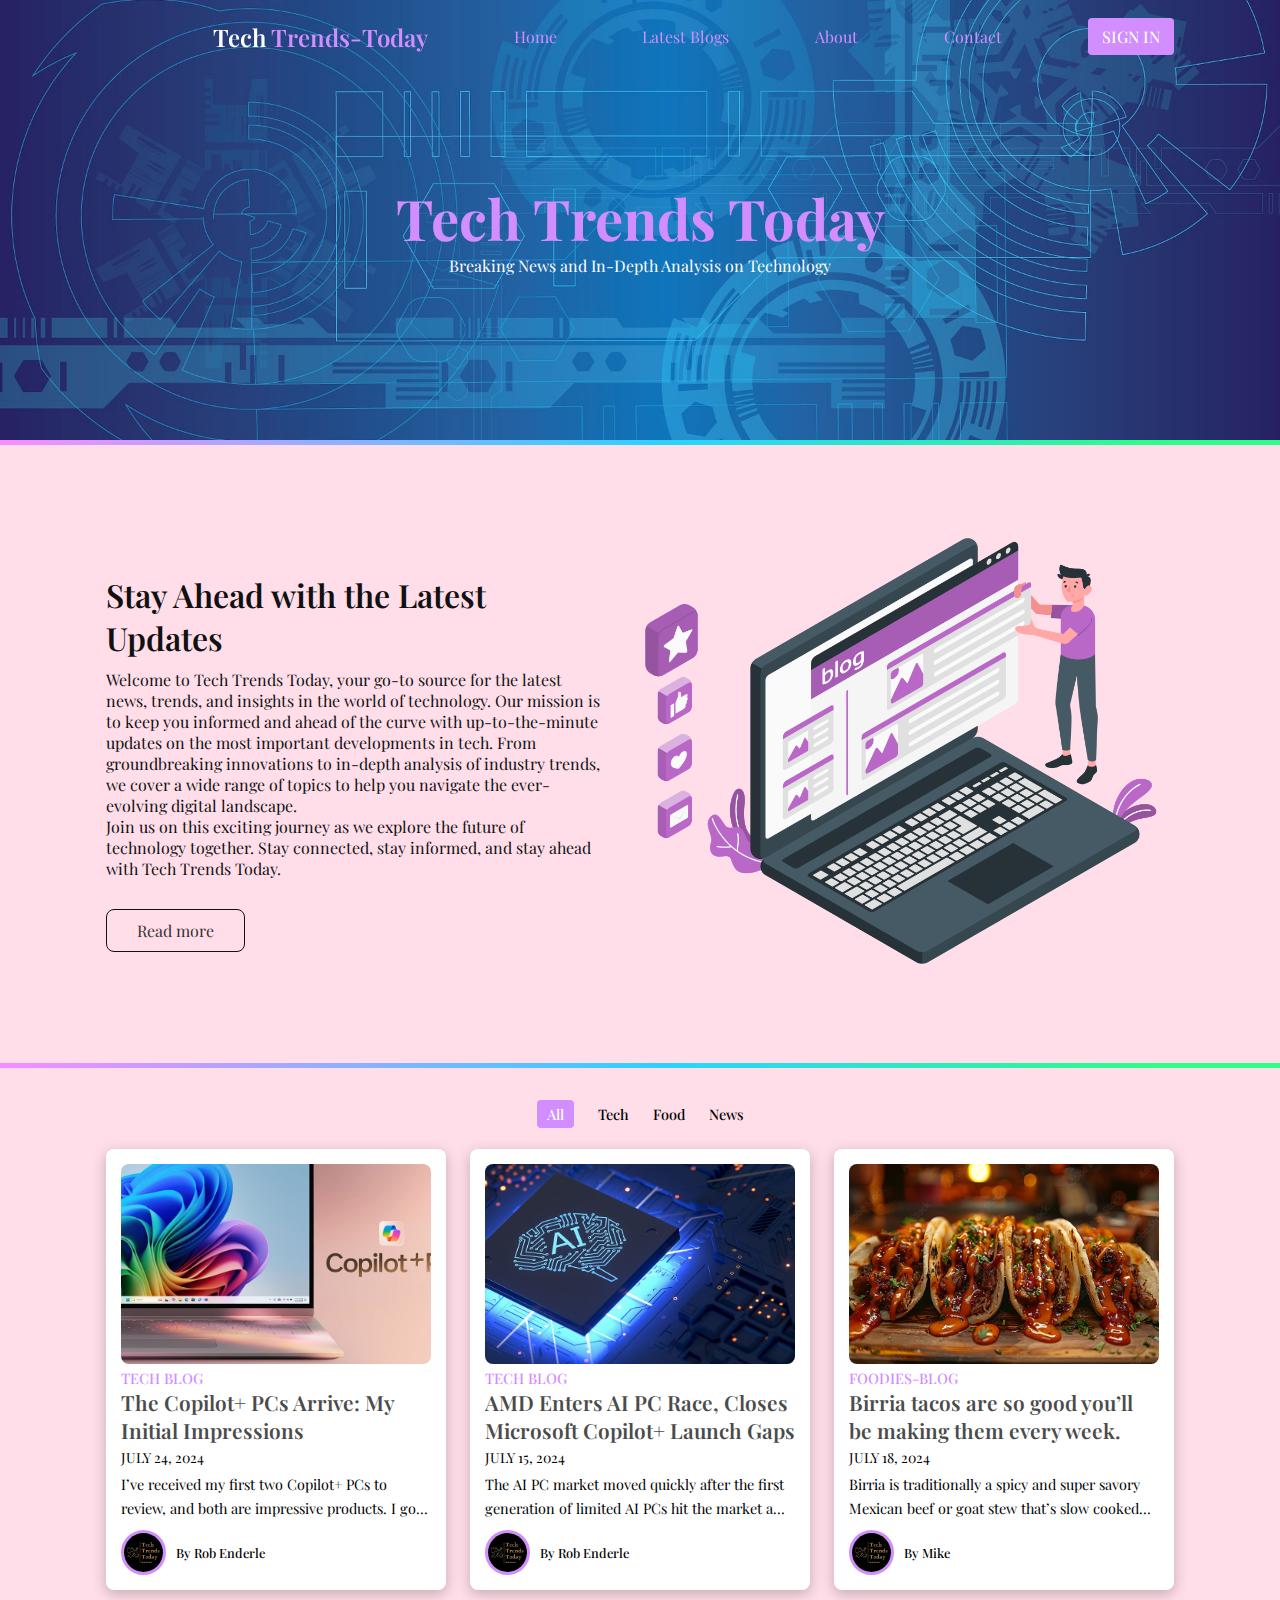
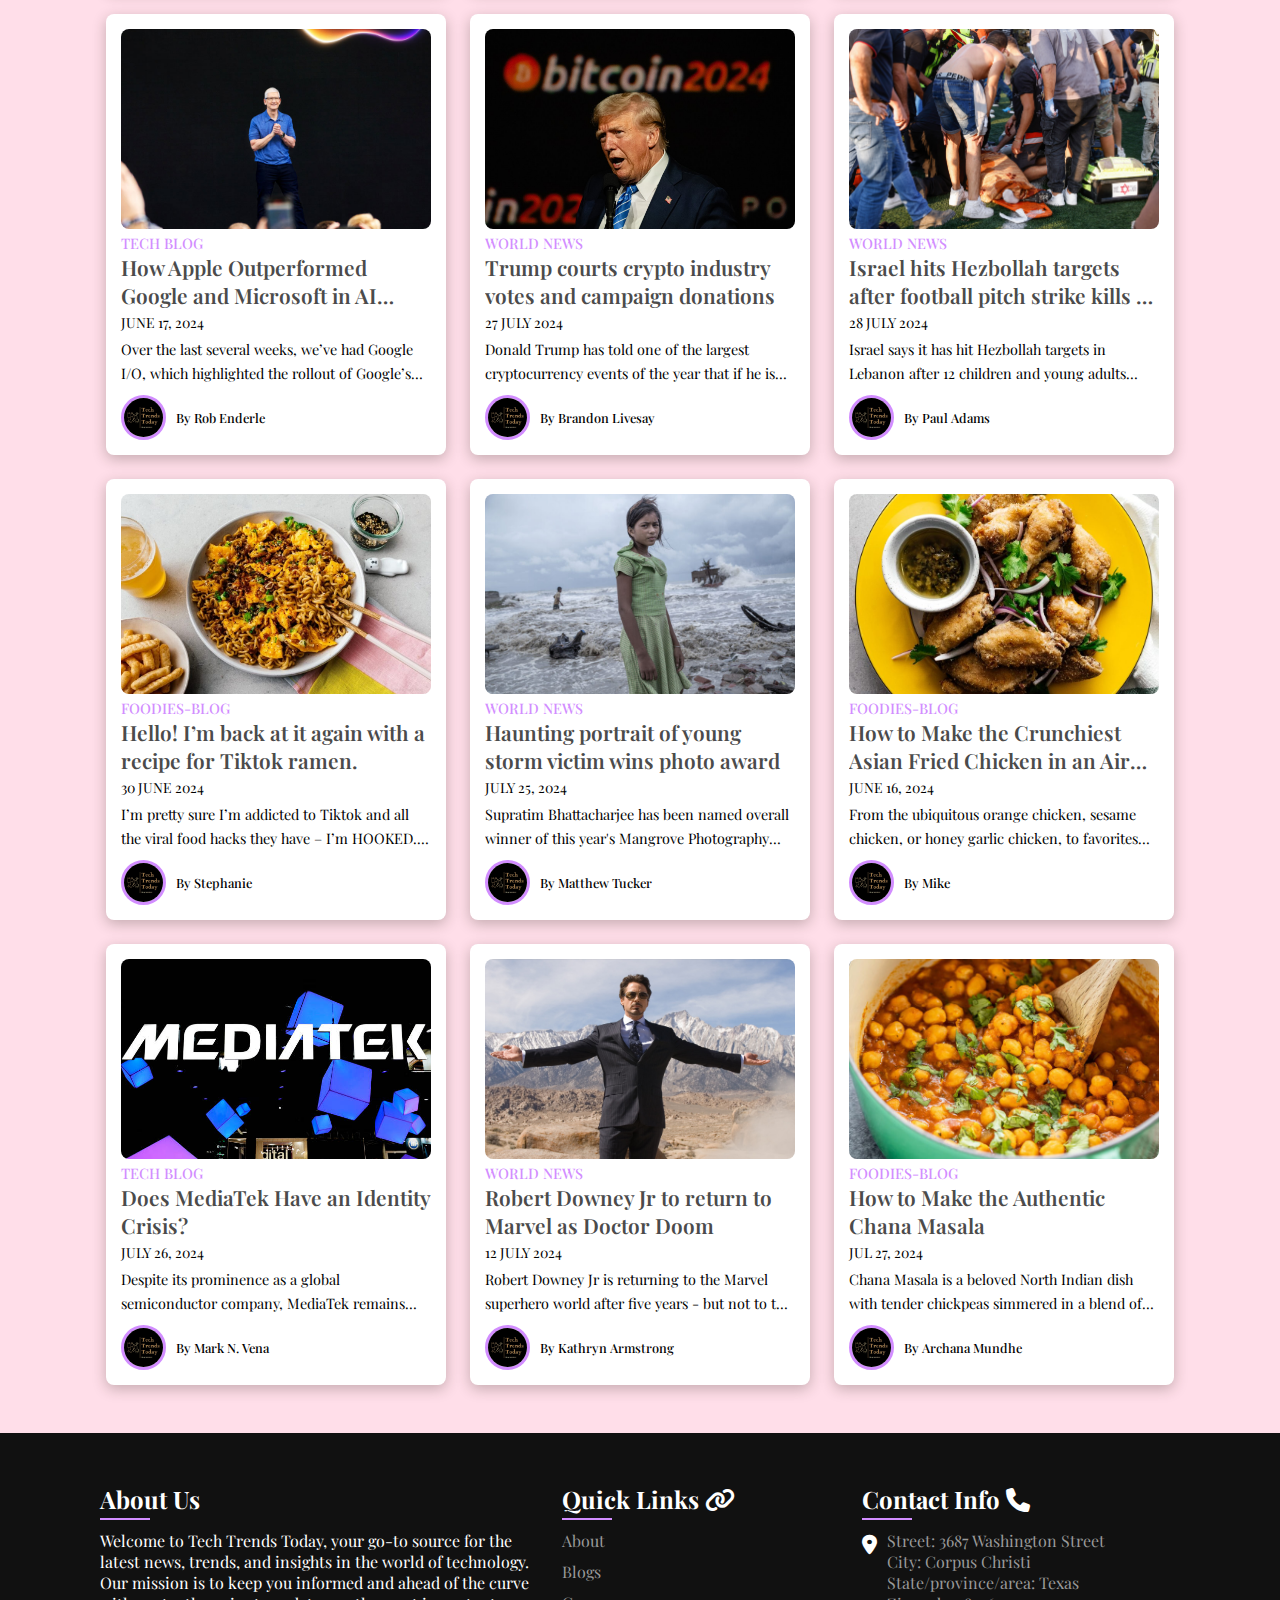
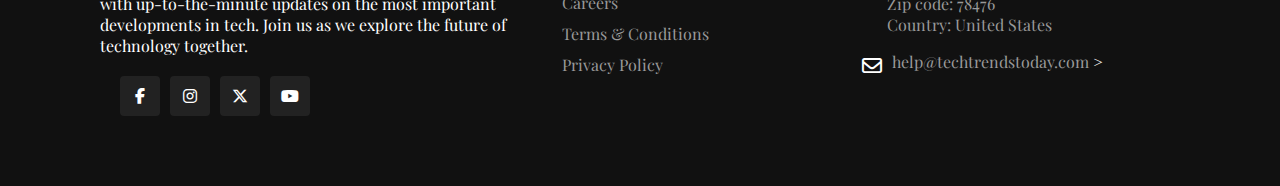
<file: index.html>
<!DOCTYPE html>
<html lang="en">
  <head>
    <meta charset="UTF-8" />
    <meta http-equiv="X-UA-Compatible" content="IE=edge" />
    <meta name="viewport" content="width=device-width, initial-scale=1.0" />

    <!-- Title -->

    <title>Tech Trends Today</title>

    <!-- font-awesome -->

    <link
      rel="stylesheet"
      href="https://cdnjs.cloudflare.com/ajax/libs/font-awesome/6.6.0/css/all.min.css"
    />

    <!-- favicon -->

    <link rel="shortcut icon" href="/images/favicon.svg" type="image/svg+xml" />

    <!-- style.css -->

    <link rel="stylesheet" href="style.css" />
  </head>
  <body>
    <header>
      <div class="nav container">
        <i class="fas fa-bars menu"></i>
        <a href="#" class="logo">Tech <span>Trends-Today</span></a>

        <a class="nav-links" href="#home">Home</a>
        <a class="nav-links" href="#post">Latest Blogs</a>
        <a class="nav-links" href="#about">About</a>
        <a class="nav-links" href="#footer">Contact</a>

        <a href="/log-in/index.html" class="login">Sign In</a>
      </div>
    </header>

    <section class="home" id="home">
      <div class="home-text container">
        <h2 class="home-title">Tech Trends Today</h2>
        <span class="home-subtitle"
          >Breaking News and In-Depth Analysis on Technology</span
        >
      </div>
    </section>

    <div class="gradient"></div>

    <section class="about container" id="about">
      <div class="contentBx">
        <h2 class="titleText">Stay Ahead with the Latest Updates</h2>
        <p class="title-text">
          Welcome to Tech Trends Today, your go-to source for the latest news,
          trends, and insights in the world of technology. Our mission is to
          keep you informed and ahead of the curve with up-to-the-minute updates
          on the most important developments in tech. From groundbreaking
          innovations to in-depth analysis of industry trends, we cover a wide
          range of topics to help you navigate the ever-evolving digital
          landscape.
          <br />
          Join us on this exciting journey as we explore the future of
          technology together. Stay connected, stay informed, and stay ahead
          with Tech Trends Today.
        </p>
        <a href="#" class="btn2">Read more</a>
      </div>
      <div class="imgBx">
        <img src="images/about.png" alt="" class="fitBg" loading="lazy"/>
      </div>
    </section>

    <div class="gradient"></div>

    <div class="post-filter container">
      <span class="filter-item active-filter" data-filter="all">All</span>
      <span class="filter-item" data-filter="tech">Tech</span>
      <span class="filter-item" data-filter="food">Food</span>
      <span class="filter-item" data-filter="news">News</span>
    </div>

    <div id="post" class="post container">
      <!-- Post 1 -->

      <div class="post-box tech">
        <a
          href="https://www.technewsworld.com/story/the-copilot-pcs-arrive-my-initial-impressions-179245.html"
        >
          <img src="images/CopilotPC.jpg" alt="" class="post-img" />
        </a>
        <h2 class="category">Tech Blog</h2>
        <a
          href="https://www.technewsworld.com/story/the-copilot-pcs-arrive-my-initial-impressions-179245.html"
          class="post-title"
          >The Copilot+ PCs Arrive: My Initial Impressions</a
        >
        <span class="post-date">July 24, 2024</span>
        <p class="post-description">
          I’ve received my first two Copilot+ PCs to review, and both are
          impressive products. I got a gorgeous HP EliteBook Ultra 14 and the
          Microsoft Surface Laptop, 7th Edition, both of which have just started
          shipping.
        </p>
        <div class="profile">
          <img src="images/logo.jfif" alt="" class="profile-img" />
          <span class="profile-name">By Rob Enderle</span>
        </div>
      </div>

      <!-- Post 2 -->

      <div class="post-box tech">
        <a
          href="https://www.technewsworld.com/story/amd-enters-ai-pc-race-closes-microsoft-copilot-launch-gaps-179271.html"
        >
          <img src="images/AI-chip.jpg" alt="" class="post-img" />
        </a>
        <h2 class="category">Tech Blog</h2>
        <a
          href="https://www.technewsworld.com/story/amd-enters-ai-pc-race-closes-microsoft-copilot-launch-gaps-179271.html"
          class="post-title"
          >AMD Enters AI PC Race, Closes Microsoft Copilot+ Launch Gaps</a
        >
        <span class="post-date">July 15, 2024</span>
        <p class="post-description">
          The AI PC market moved quickly after the first generation of limited
          AI PCs hit the market a few months ago.
        </p>
        <div class="profile">
          <img src="images/logo.jfif" alt="" class="profile-img" />
          <span class="profile-name">By Rob Enderle</span>
        </div>
      </div>

      <!-- Post 3 -->

      <div class="post-box food">
        <a href="https://iamafoodblog.com/birria-tacos-recipe/">
          <img src="images/Birria Tacos.jpg" alt="" class="post-img" />
        </a>
        <h2 class="category">Foodies-Blog</h2>
        <a
          href="https://iamafoodblog.com/birria-tacos-recipe/"
          class="post-title"
          >Birria tacos are so good you’ll be making them every week.</a
        >
        <span class="post-date">July 18, 2024</span>
        <p class="post-description">
          Birria is traditionally a spicy and super savory Mexican beef or goat
          stew that’s slow cooked until the meat is tender and fall-apart juicy
          and delicious. Someone had the amazing idea to stuff this meaty
          goodness into a taco shell, and then dip the whole thing into the stew
          and fry it up. These birria tacos blew up after that, and the rest is
          history.
        </p>
        <div class="profile">
          <img src="images/logo.jfif" alt="" class="profile-img" />
          <span class="profile-name">By Mike</span>
        </div>
      </div>

      <!-- Post 4 -->

      <div class="post-box tech">
        <a
          href="https://www.technewsworld.com/story/how-apple-outperformed-google-and-microsoft-in-ai-rollout-179239.html"
        >
          <img src="images/Tim-Cook.jpg" alt="" class="post-img" />
        </a>
        <h2 class="category">Tech Blog</h2>
        <a
          href="https://www.technewsworld.com/story/how-apple-outperformed-google-and-microsoft-in-ai-rollout-179239.html"
          class="post-title"
          >How Apple Outperformed Google and Microsoft in AI Rollout</a
        >
        <span class="post-date">June 17, 2024</span>
        <p class="post-description">
          Over the last several weeks, we’ve had Google I/O, which highlighted
          the rollout of Google’s Gemini AI engine for smartphones; Microsoft
          Build, which focused on its Copilot+ rollout for PCs; and Apple’s
          WWDC24 video, which showcased the rollout of AI on both PCs and
          smartphones.
        </p>
        <div class="profile">
          <img src="images/logo.jfif" alt="" class="profile-img" />
          <span class="profile-name">By Rob Enderle</span>
        </div>
      </div>

      <!-- Post 5 -->

      <div class="post-box news">
        <a href="https://www.bbc.com/news/articles/cne4n2xdylvo">
          <img src="images/donald-trump.jpg" alt="" class="post-img" />
        </a>
        <h2 class="category">World News</h2>
        <a
          href="https://www.bbc.com/news/articles/cne4n2xdylvo"
          class="post-title"
          >Trump courts crypto industry votes and campaign donations</a
        >
        <span class="post-date">27 July 2024</span>
        <p class="post-description">
          Donald Trump has told one of the largest cryptocurrency events of the
          year that if he is re-elected president he will fire the chairperson
          of the US Securities and Exchange Commission (SEC) on the first day.
        </p>
        <div class="profile">
          <img src="images/logo.jfif" alt="" class="profile-img" />
          <span class="profile-name">By Brandon Livesay</span>
        </div>
      </div>

      <!-- Post 6 -->

      <div class="post-box news">
        <a href="https://www.bbc.com/news/articles/c29dydz84ngo">
          <img src="images/Israel.jpg" alt="" class="post-img" />
        </a>
        <h2 class="category">World News</h2>
        <a
          href="https://www.bbc.com/news/articles/c29dydz84ngo"
          class="post-title"
          >Israel hits Hezbollah targets after football pitch strike kills 12
          young people</a
        >
        <span class="post-date">28 July 2024</span>
        <p class="post-description">
          Israel says it has hit Hezbollah targets in Lebanon after 12 children
          and young adults were killed in a rocket strike while playing football
          in the Israeli-occupied Golan Heights.
        </p>
        <div class="profile">
          <img src="images/logo.jfif" alt="" class="profile-img" />
          <span class="profile-name">By Paul Adams</span>
        </div>
      </div>

      <!-- Post 7 -->

      <div class="post-box food">
        <a href="https://iamafoodblog.com/tiktok-ramen/">
          <img src="images/tiktok-ramen.jpg" alt="" class="post-img" />
        </a>
        <h2 class="category">Foodies-Blog</h2>
        <a href="https://iamafoodblog.com/tiktok-ramen/" class="post-title"
          >Hello! I’m back at it again with a recipe for Tiktok ramen.</a
        >
        <span class="post-date">30 June 2024</span>
        <p class="post-description">
          I’m pretty sure I’m addicted to Tiktok and all the viral food hacks
          they have – I’m HOOKED. This Tiktok ramen was too easy to not try. I
          had all the ingredients in the pantry so it made for a quick and
          satisfying lunch. It was delicious!
        </p>
        <div class="profile">
          <img src="images/logo.jfif" alt="" class="profile-img" />
          <span class="profile-name">By Stephanie</span>
        </div>
      </div>

      <!-- Post 8 -->

      <div class="post-box news">
        <a href="https://www.bbc.com/news/articles/c3gd25gr0n3o">
          <img src="images/post-11.jpg" alt="" class="post-img" />
        </a>
        <h2 class="category">World News</h2>
        <a
          href="https://www.bbc.com/news/articles/c3gd25gr0n3o"
          class="post-title"
          >Haunting portrait of young storm victim wins photo award</a
        >
        <span class="post-date">july 25, 2024</span>
        <p class="post-description">
          Supratim Bhattacharjee has been named overall winner of this year's
          Mangrove Photography Awards for his image of a young girl in the
          aftermath of a devastating storm in Frazerganj, Sundarbans, India.
        </p>
        <div class="profile">
          <img src="images/logo.jfif" alt="" class="profile-img" />
          <span class="profile-name">By Matthew Tucker </span>
        </div>
      </div>

      <!-- Post 9 -->

      <div class="post-box food">
        <a
          href="https://iamafoodblog.com/how-to-make-the-crunchiest-asian-fried-chicken-in-an-air-fryer/"
        >
          <img src="images/vietnamese-fried-chicken.jpg" class="post-img" />
        </a>
        <h2 class="category">Foodies-Blog</h2>
        <a
          href="https://iamafoodblog.com/how-to-make-the-crunchiest-asian-fried-chicken-in-an-air-fryer/"
          class="post-title"
          >How to Make the Crunchiest Asian Fried Chicken in an Air Fryer</a
        >
        <span class="post-date">June 16, 2024</span>
        <p class="post-description">
          From the ubiquitous orange chicken, sesame chicken, or honey garlic
          chicken, to favorites like chicken karaage or taiwanese popcorn
          chicken, it’s clear that the world loves all the Asian fried chickens.
          And, believe it or not, along with being quick and easy, the air fryer
          is one of the best ways period to make any Asian fried chicken recipe.
        </p>
        <div class="profile">
          <img src="images/logo.jfif" alt="" class="profile-img" />
          <span class="profile-name">By Mike</span>
        </div>
      </div>

      <!-- post 10 -->

      <div class="post-box tech">
        <a
          href="https://www.technewsworld.com/story/does-mediatek-have-an-identity-crisis-179195.html"
        >
          <img src="images/MediaTek.jpg" alt="" class="post-img" />
        </a>
        <h2 class="category">Tech Blog</h2>
        <a
          href="https://www.technewsworld.com/story/does-mediatek-have-an-identity-crisis-179195.html"
          class="post-title"
          >Does MediaTek Have an Identity Crisis?</a
        >
        <span class="post-date">july 26, 2024</span>
        <p class="post-description">
          Despite its prominence as a global semiconductor company, MediaTek
          remains relatively unknown among consumers. While the company has
          quietly become a significant force in the semiconductor space, it does
          not possess a brand that rolls off the tongue of most consumers.
        </p>
        <div class="profile">
          <img src="images/logo.jfif" alt="" class="profile-img" />
          <span class="profile-name">By Mark N. Vena</span>
        </div>
      </div>

      <!-- post 11 -->

      <div class="post-box news">
        <a href="https://www.bbc.com/news/articles/ckrgd7eek09o">
          <img src="images/Robert-downey.jpg" alt="" class="post-img" />
        </a>
        <h2 class="category">World News</h2>
        <a
          href="https://www.bbc.com/news/articles/ckrgd7eek09o"
          class="post-title"
          >Robert Downey Jr to return to Marvel as Doctor Doom</a
        >
        <span class="post-date">12 july 2024</span>
        <p class="post-description">
          Robert Downey Jr is returning to the Marvel superhero world after five
          years - but not to the Iron Man role which launched the blockbuster
          franchise.
        </p>
        <div class="profile">
          <img src="images/logo.jfif" alt="" class="profile-img" />
          <span class="profile-name">By Kathryn Armstrong </span>
        </div>
      </div>

      <!-- post 12 -->

      <div class="post-box food">
        <a href="https://ministryofcurry.com/chana-masala/">
          <img src="images/Chana-Masala.jpg" alt="" class="post-img" />
        </a>
        <h2 class="category">Foodies-Blog</h2>
        <a href="https://ministryofcurry.com/chana-masala/" class="post-title"
          >How to Make the Authentic Chana Masala</a
        >
        <span class="post-date">Jul 27, 2024</span>
        <p class="post-description">
          Chana Masala is a beloved North Indian dish with tender chickpeas
          simmered in a blend of warming spices, lightly caramelized onions, and
          tangy tomato sauce. This restaurant-favorite is surprisingly easy to
          prepare at home—let me show you how!
        </p>
        <div class="profile">
          <img src="images/logo.jfif" alt="" class="profile-img" />
          <span class="profile-name">By Archana Mundhe</span>
        </div>
      </div>
    </div>

    <footer id="footer">
      <div class="footer-container">
        <div class="sec aboutus">
          <h2>About Us</h2>
          <p>
            Welcome to Tech Trends Today, your go-to source for the latest news,
            trends, and insights in the world of technology. Our mission is to
            keep you informed and ahead of the curve with up-to-the-minute
            updates on the most important developments in tech. Join us as we
            explore the future of technology together.
          </p>
          <ul class="sci">
            <li>
              <a href="#"><i class="fa-brands fa-facebook-f"></i></a>
            </li>
            <li>
              <a href="#"><i class="fa-brands fa-instagram"></i></a>
            </li>
            <li>
              <a href="#"><i class="fa-brands fa-x-twitter"></i></a>
            </li>
            <li>
              <a href="#"><i class="fa-brands fa-youtube"></i></a>
            </li>
          </ul>
        </div>
        <div class="sec quicklinks">
          <h2>Quick Links <i class="fa-solid fa-link"></i></h2>
          <ul>
            <li><a href="#">About</a></li>
            <li><a href="#">Blogs</a></li>
            <li><a href="#">Careers</a></li>
            <li><a href="#">Terms & Conditions</a></li>
            <li><a href="#">Privacy Policy</a></li>
          </ul>
        </div>
        <div class="sec contactBx">
          <h2>Contact Info <i class="fa-solid fa-phone"></i></h2>
          <ul class="info">
            <li>
              <span><i class="fa-solid fa-location-dot"></i></span>
              <span>
                Street: 3687 Washington Street <br />
                City: Corpus Christi <br />
                State/province/area: Texas <br />
                Zip code: 78476 <br />
                Country: United States
              </span>
            </li>
            <li>
              <span><i class="fa-regular fa-envelope"></i></span>
              <p class="mail">
                <a href="mailto:help@trendtechtoday.com"
                  >help@techtrendstoday.com</a
                >
                >
              </p>
            </li>
          </ul>
        </div>
      </div>
    </footer>

    <script
      src="https://cdnjs.cloudflare.com/ajax/libs/jquery/3.6.1/jquery.min.js"
      integrity="sha512-aVKKRRi/Q/YV+4mjoKBsE4x3H+BkegoM/em46NNlCqNTmUYADjBbeNefNxYV7giUp0VxICtqdrbqU7iVaeZNXA=="
      crossorigin="anonymous"
      referrerpolicy="no-referrer"
    ></script>

    <script src="script.js"></script>
  </body>
</html>
</file>
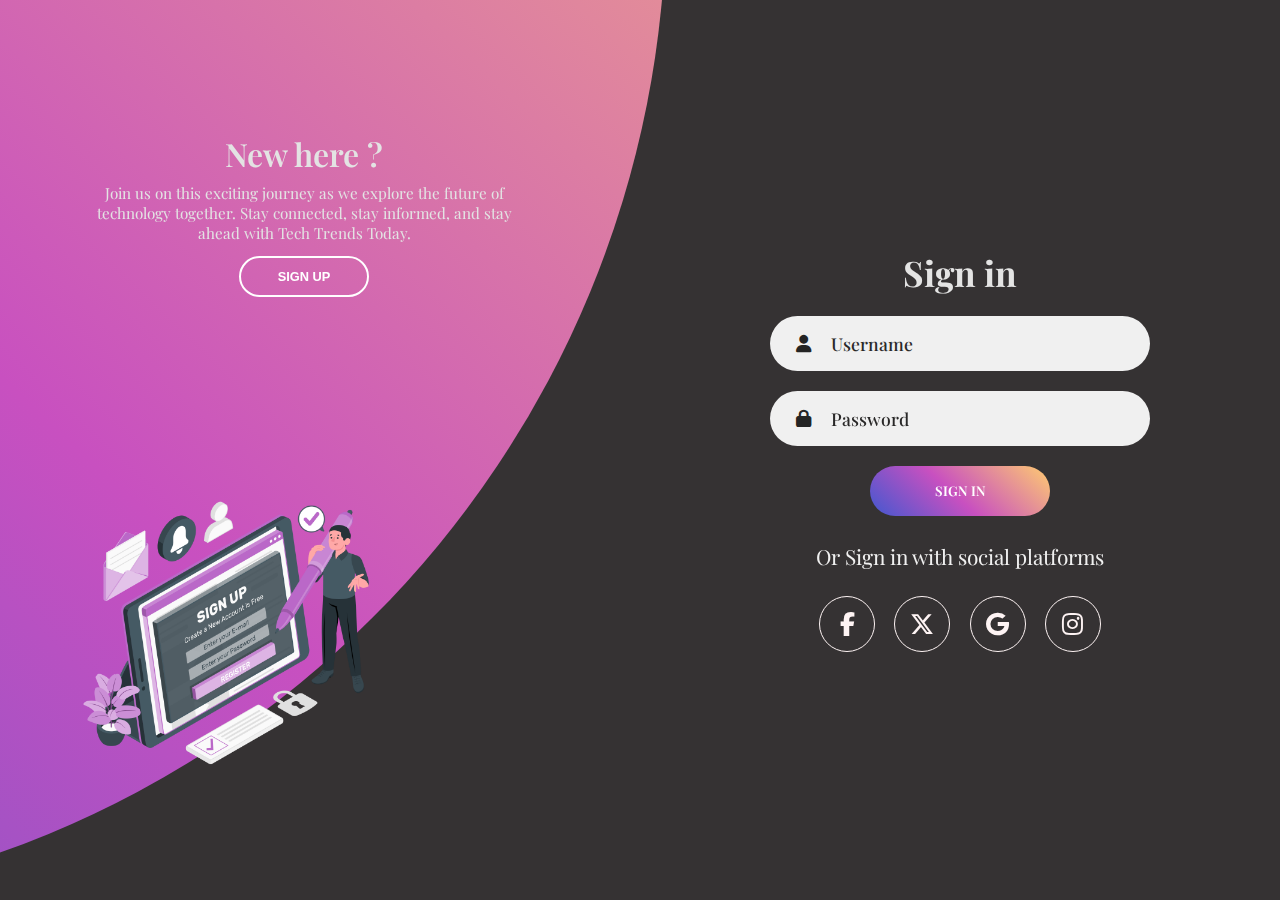
<file: log-in/index.html>
<!DOCTYPE html>
<html lang="en">
  <head>
    <meta charset="UTF-8" />
    <meta name="viewport" content="width=device-width, initial-scale=1.0" />
    <!-- Font Awesome -->
    <link
      rel="stylesheet"
      href="https://cdnjs.cloudflare.com/ajax/libs/font-awesome/6.5.1/css/all.min.css"
    />

    <!-- Favicon -->

    <link
      rel="shortcut icon"
      href="/images/fav-icon.svg"
      type="image/svg+xml"
    />

    <!-- CSS Stylesheet -->
    <link rel="stylesheet" href="style.css" />

    <!-- Title -->
    <title>Login Page</title>
  </head>
  <body>
    <div class="container" id="container">
      <div class="forms-container">
        <div class="sign-in-sign-up">
          <form action="#" class="sign-in-form">
            <h2 class="title">Sign in</h2>

            <div class="input-field">
              <i class="fas fa-user"></i>

              <input type="text" placeholder="Username" />
            </div>

            <div class="input-field">
              <i class="fas fa-lock"></i>
              <input type="password" placeholder="Password" />
            </div>

            <input type="submit" value="Sign in" class="btn solid" />

            <p class="social-text">Or Sign in with social platforms</p>

            <div class="social-media">
              <a href="#" class="social-icon icon-1">
                <i class="fab fa-facebook-f"></i>
              </a>

              <a href="#" class="social-icon icon-2">
                <i class="fa-brands fa-x-twitter"></i>
              </a>

              <a href="#" class="social-icon icon-3">
                <i class="fab fa-google"></i>
              </a>

              <a href="#" class="social-icon icon-4">
                <i class="fab fa-instagram"></i>
              </a>
            </div>
          </form>

          <form action="#" class="sign-up-form">
            <h2 class="title">Sign up</h2>

            <div class="input-field">
              <i class="fas fa-user"></i>
              <input type="text" placeholder="Username" />
            </div>

            <div class="input-field">
              <i class="fas fa-envelope"></i>
              <input type="email" placeholder="Email" />
            </div>

            <div class="input-field">
              <i class="fas fa-lock"></i>
              <input type="password" placeholder="Password" />
            </div>

            <input type="submit" class="btn" value="Sign up" />

            <p class="social-text">Or Sign up with social platforms</p>

            <div class="social-media">
              <a href="#" class="social-icon icon-1">
                <i class="fab fa-facebook-f"></i>
              </a>

              <a href="#" class="social-icon icon-2">
                <i class="fa-brands fa-x-twitter"></i>
              </a>

              <a href="#" class="social-icon icon-3">
                <i class="fab fa-google"></i>
              </a>

              <a href="#" class="social-icon icon-4">
                <i class="fab fa-instagram"></i>
              </a>
            </div>
          </form>
        </div>
      </div>

      <div class="panels-container">
        <div class="panel left-panel">
          <div class="content">
            <h3>New here ?</h3>

            <p>
              Join us on this exciting journey as we explore the future of
              technology together. Stay connected, stay informed, and stay ahead
              with Tech Trends Today.
            </p>

            <button class="btn transparent" id="sign-up-btn">Sign up</button>
          </div>
          <img src="/images/Sign-up.png" class="image img-1" alt="" loading="lazy"/>
        </div>

        <div class="panel right-panel">
          <div class="content">
            <h3>One of us ?</h3>

            <p>
              Lorem ipsum dolor sit amet consectetur adipisicing elit. Quae
              facilis odit sapiente voluptates est nulla consectetur
              exercitationem maxime veniam minima!
            </p>
            <button class="btn transparent" id="sign-in-btn">Sign in</button>
          </div>

          <img src="/images/Sign-in.png" class="image img-2" alt="" loading="lazy"/>
        </div>
      </div>
    </div>

    <script src="script.js"></script>
  </body>
</html>
</file>
<file: style.css>
@import url("https://fonts.googleapis.com/css2?family=Playfair+Display:ital,wght@0,400..900;1,400..900&display=swap");

* {
  font-family: "Playfair Display", serif;
  margin: 0;
  padding: 0;
  scroll-behavior: smooth;
  scroll-padding-top: 2rem;
  box-sizing: border-box;
}

/* root values */
:root {
  --container-color: #1a1e21;
  --second-color: #d28dff;
  --text-color: #121412;
  --bg-color: #ffffff;
}

::selection {
  color: var(--bg-color);
  background: var(--second-color);
}

body {
  background-color: #ffdee9;
}

a {
  text-decoration: none;
}

li {
  list-style: none;
}

img {
  width: 100%;
}

section {
  padding: 3rem 0 2rem;
}

.container {
  max-width: 1068px;
  margin: auto;
  width: 100%;
}

a {
  color: #fff;
}

.gradient {
  background-color: #fa8bff;
  background-image: linear-gradient(
    90deg,
    #fa8bff 0%,
    #2bd2ff 52%,
    #2bff88 90%
  );
  height: 5px;
}

/* Header */

header {
  position: fixed;
  top: 0;
  left: 0;
  width: 100%;
  z-index: 200;
}

header.shadow {
  background: var(--bg-color);
  box-shadow: 0 2.5px 5px rgba(37, 34, 34, 0.15);
  transition: 0.5s;
}

header.shadow .logo {
  color: var(--text-color);
}

.nav {
  display: flex;
  align-items: center;
  justify-content: space-between;
  padding: 18px 0;
}

.menu {
  font-size: 1.5rem;
  color: var(--second-color);
  visibility: hidden;
  cursor: pointer;
}

.nav-links {
  color: var(--second-color);
  transition: all 0.3s ease-in;
}

.nav-links:hover {
  color: #a67373;
  margin-bottom: 2.6px;
  text-decoration: underline;
}

.logo {
  font-size: 1.5rem;
  font-weight: 600;
  color: var(--bg-color);
}

.logo span {
  color: var(--second-color);
}

.login {
  padding: 8px 14px;
  text-transform: uppercase;
  font-weight: 500;
  border-radius: 4px;
  background: var(--second-color);
  color: var(--bg-color);
}

.login:hover {
  background: #f98bff85;
  color: var(--text-color);
  transition: 0.5s;
}

.home {
  width: 100%;
  min-height: 440px;
  background: url("images/cover.jpg");
  background-size: cover;
  background-position: center;
  display: grid;
  justify-content: center;
  align-items: center;
}

.home-text {
  color: var(--bg-color);
  text-align: center;
}

.home-title {
  font-size: 3.5rem;
  color: var(--second-color);
}

.home-subtitle {
  font-size: 1rem;
  font-weight: 400;
}

.about {
  position: relative;
  width: 100%;
  display: flex !important;
  justify-content: center;
  align-items: center;
}

.about .contentBx {
  max-width: 50%;
  width: 50%;
  text-align: left;
  padding-right: 40px;
}

.titleText {
  font-weight: 600;
  color: #111;
  font-size: 2rem;
  margin-bottom: 10px;
}

.title-text {
  color: #111;
  font-size: 1em;
}

.about .imgBx {
  position: relative;
  min-width: 50%;
  width: 50%;
  min-height: 400px;
}

.btn2 {
  position: relative;
  display: inline-block;
  margin-top: 30px;
  padding: 10px 30px;
  background: transparent;
  border: 1px solid #111;
  border-radius: 8px;
  color: #333;
  text-decoration: none;
  transition: all 0.3s ease-in-out;
}

.btn2:hover {
  background-color: var(--second-color);
  border: none;
  color: #fff;
}

.post-filter {
  display: flex;
  justify-content: center;
  align-items: center;
  column-gap: 1.5rem;
  margin-top: 2rem !important;
  margin-bottom: 1.3rem !important;
}

.filter-item {
  font-size: 0.9rem;
  font-weight: 500;
  cursor: pointer;
}

.active-filter {
  background: var(--second-color);
  color: var(--bg-color);
  padding: 4px 10px;
  border-radius: 4px;
}

.post {
  display: grid;
  grid-template-columns: repeat(auto-fit, minmax(280px, auto));
  justify-content: center;
  gap: 1.5rem;
}

.post-box {
  background: var(--bg-color);
  box-shadow: 0 4px 14px rgba(48, 40, 29, 0.28);
  padding: 15px;
  border-radius: 0.5rem;
  transition: transform 5s linear;
}

.post-box:hover .post-img {
  transform: scaleX(1.05);
  overflow-x: hidden;
}

.post-img {
  width: 100%;
  height: 200px;
  object-fit: cover;
  object-position: center;
  border-radius: 0.5rem;
}

.category {
  font-size: 0.9rem;
  font-weight: 500;
  text-transform: uppercase;
  color: var(--second-color);
}

.post-title {
  font-size: 1.3rem;
  font-weight: 600;
  color: #4b4b4b;
  display: -webkit-box;
  -webkit-line-clamp: 2;
  line-clamp: 2;
  -webkit-box-orient: vertical;
  overflow: hidden;
}

.post-title:hover {
  text-decoration: underline;
}

.post-date {
  display: flex;
  font-size: 0.875rem;
  text-transform: uppercase;
  margin-top: 4px;
  font-weight: 400;
}

.post-description {
  font-size: 0.9rem;
  line-height: 1.5rem;
  margin: 5px 0 10px;
  display: -webkit-box;
  -webkit-line-clamp: 2;
  line-clamp: 2;
  -webkit-box-orient: vertical;
  overflow: hidden;
}

.profile {
  display: flex;
  align-items: center;
  gap: 10px;
}

.profile-img {
  width: 45px;
  height: 45px;
  border-radius: 50%;
  object-fit: cover;
  object-position: center;
  border: 3px solid var(--second-color);
}

.profile-name {
  font-size: 0.8rem;
  font-weight: 500;
}

footer {
  position: relative;
  width: 100%;
  height: auto;
  padding: 50px 100px;
  margin-top: 3rem;
  background: #111;
  display: flex;
  font-family: sans-serif;
  justify-content: space-between;
}

.footer-container {
  display: flex;
  justify-content: space-between;
  flex-wrap: wrap;
  flex-direction: row;
}

.footer-container .sec {
  margin-right: 30px;
}

.footer-container .sec.aboutus {
  width: 40%;
}

.footer-container h2 {
  position: relative;
  color: #fff;
  margin-bottom: 15px;
}

.footer-container h2::before {
  content: "";
  position: absolute;
  bottom: -5px;
  left: 0;
  width: 50px;
  height: 2px;
  background: var(--second-color);
}

footer p {
  color: #fff;
}

.sci {
  margin: 20px;
  display: flex;
}

.sci li {
  list-style: none;
}

.sci li a {
  display: inline-block;
  width: 40px;
  height: 40px;
  background: #222;
  display: flex;
  justify-content: center;
  align-items: center;
  margin-right: 10px;
  text-decoration: none;
  border-radius: 4px;
  transition: 0.5s;
}

.sci li a:hover {
  background: #f98bffb3;
}

.sci i a .bx {
  color: #fff;
  font-size: 20px;
}

.quicklinks {
  position: relative;
  width: 25%;
}

.quicklinks ul li {
  list-style: none;
}

.quicklinks ul li a {
  color: #999;
  text-decoration: none;
  margin-bottom: 10px;
  display: inline-block;
  transition: 0.3s;
}

.quicklinks ul li a:hover {
  text-decoration: underline;
  color: var(--second-color);
}

.footer-container .contactBx {
  width: calc(35% - 60px);
  margin-right: 0 !important;
}

.contactBx .info {
  position: relative;
}

.contactBx .info li {
  display: flex !important;
  margin-bottom: 16px;
}

.contactBx .info li span:nth-child(1) {
  color: #fff;
  font-size: 20px;
  margin-right: 10px;
}

.contactBx .info li span {
  color: #999;
}

.contactBx .info li a {
  color: #999;
  text-decoration: none;
  transition: 0.5s;
}

.contactBx .info li a:hover {
  color: #fff;
}

.contactBx .info li .mail a:hover {
  color: var(--second-color);
}

@media (max-width: 1060px) {
  .container {
    margin: 0 auto;
    width: 95%;
  }

  .home-text {
    width: 100%;
  }
}

@media (max-width: 760px) {
  .logo {
    font-size: 0.7rem;
  }

  .menu {
    visibility: visible;
  }

  .login {
    font-size: 0.7rem;
  }

  .nav {
    padding: 10px 0;
  }

  .nav-links {
    visibility: hidden;
  }

  section {
    padding: 2rem 0 !important;
  }

  .header-content {
    margin-top: 3rem !important;
  }

  .home {
    min-height: 380px;
  }

  .home-title {
    font-size: 3rem;
  }

  .header-title {
    font-size: 2rem;
  }

  .header-img {
    height: 370px;
  }

  .about {
    flex-direction: column;
  }

  .about .contentBx {
    min-width: 100%;
    width: 100%;
    text-align: center;
    padding-right: 0px;
  }

  .about .contentBx,
  .about .imgBx {
    min-width: 100%;
    width: 100%;
    padding-right: 0px;
    text-align: center;
  }

  .about .imgBx {
    min-height: 250px;
  }

  .btn2 {
    margin-bottom: 30px;
  }

  .post-header {
    height: 435px;
  }

  .post-header {
    margin-top: 9rem !important;
  }
}

@media (max-width: 570px) {
  .logo {
    visibility: hidden;
  }

  .menu {
    visibility: visible;
  }

  .login {
    width: 80px;
  }

  .post-header {
    height: 390px;
  }

  .header-title {
    width: 100%;
  }

  .header-img {
    height: 340px;
  }
}

@media screen and (max-width: 430px) {
  .login {
    width: 90px;
  }
}

@media (max-width: 414px) {
  .login {
    width: 98px;
  }
}

@media (max-width: 396px) {
  .logo {
    visibility: hidden;
  }

  .menu {
    visibility: visible;
  }

  .login {
    width: 130px;
  }

  .home-title {
    font-size: 2rem;
  }

  .home-subtitle {
    font-size: 0.9rem;
  }

  .home {
    min-height: 300px;
  }

  .post-box {
    padding: 10px;
  }

  .header-title {
    font-size: 1.4rem;
  }

  .header-img {
    height: 240px;
  }

  .post-header {
    height: 335px;
  }

  .header-img {
    height: 340px;
  }
}

/* Footer Media Query */

@media (max-width: 991px) {
  footer {
    padding: 40px;
    font-size: 20px;
  }

  footer .footer-container {
    flex-direction: column;
  }

  footer .footer-container .sec {
    margin-right: 0;
    margin-bottom: 40px;
  }

  footer .footer-container .sec.aboutus {
    width: 100% !important;
  }

  footer .footer-container .quicklinks {
    width: 100%;
  }

  footer .footer-container .contactBx {
    width: 100%;
  }
}
</file>
<file: log-in/style.css>
@import url("https://fonts.googleapis.com/css2?family=Playfair+Display:ital,wght@0,400..900;1,400..900&display=swap");

* {
  margin: 0;
  padding: 0;
  box-sizing: border-box;
}

body,
input {
  font-family: "Playfair Display", serif;
}

.container {
  position: relative;
  width: 100%;
  background-color: #353233;
  min-height: 100vh;
  overflow: hidden;
}

.forms-container {
  position: absolute;
  width: 100%;
  height: 100%;
  top: 0;
  left: 0;
}

.sign-in-sign-up {
  position: absolute;
  top: 50%;
  transform: translate(-50%, -50%);
  left: 75%;
  width: 50%;
  transition: 1s 0.7s ease-in-out;
  display: grid;
  grid-template-columns: 1fr;
  z-index: 5;
}

form {
  display: flex;
  align-items: center;
  justify-content: center;
  flex-direction: column;
  padding: 0rem 5rem;
  transition: all 0.2s 0.7s;
  overflow: hidden;
  grid-column: 1 / 2;
  grid-row: 1 / 2;
}

form.sign-up-form {
  opacity: 0;
  z-index: 1;
}

form.sign-in-form {
  z-index: 2;
}

.title {
  font-size: 2.2rem;
  color: #e4e4e4;
  margin-bottom: 10px;
}

.input-field {
  max-width: 380px;
  width: 100%;
  background-color: #f0f0f0;
  margin: 10px 0;
  height: 55px;
  border-radius: 30px;
  display: grid;
  grid-template-columns: 15% 85%;
  padding: 0 0.4rem;
  position: relative;
}

.input-field i {
  text-align: center;
  line-height: 55px;
  color: #242424;
  transition: 0.5s;
  font-size: 1.1rem;
}

.input-field input {
  background: none;
  outline: none;
  border: none;
  line-height: 1;
  font-weight: 600;
  font-size: 1.1rem;
  color: #333;
}

.input-field input::placeholder {
  color: #292828;
  font-weight: 500;
}

.social-text {
  color: #f0f0f0;
  padding: 1rem 0;
  font-size: 1.3rem;
}

.social-media {
  display: flex;
  justify-content: center;
  margin-top: 10px;
}

.social-icon {
  height: 56px;
  width: 56px;
  display: flex;
  justify-content: center;
  align-items: center;
  margin: 0 0.6rem;
  color: #fef4f4;
  border-radius: 50%;
  border: 1px solid #fef4f4;
  text-decoration: none;
  font-size: 1.5rem;
  transition: all 0.5s ease-in-out;
}

.icon-1:hover {
  color: #000000;
  background: #3d49d2;
}

.icon-2:hover {
  color: #000000;
  background: #aab8c2;
}

.icon-3:hover {
  color: #000000;
  background: #973636;
}

.icon-4:hover {
  color: #000000;
  background: linear-gradient(115deg, #f9ce34, #ee2a7b, #6228d7);
}

.btn {
  width: 180px;
  background-color: #4158d0;
  background-image: linear-gradient(
    43deg,
    #4158d0 0%,
    #c850c0 46%,
    #ffcc70 100%
  );
  border: none;
  outline: none;
  height: 50px;
  border-radius: 50px;
  color: #fff;
  text-transform: uppercase;
  font-weight: 600;
  margin: 10px 0;
  cursor: pointer;
  transition: all 0.5s ease-in-out;
}

.btn:hover {
  background: #c850c0;
}
.panels-container {
  position: absolute;
  height: 100%;
  width: 100%;
  top: 0;
  left: 0;
  display: grid;
  grid-template-columns: repeat(2, 1fr);
}

.container:before {
  content: "";
  position: absolute;
  height: 2000px;
  width: 2000px;
  top: -10%;
  right: 48%;
  transform: translateY(-50%);
  background-color: #4158d0;
  background-image: linear-gradient(
    43deg,
    #4158d0 0%,
    #c850c0 46%,
    #ffcc70 100%
  );

  transition: 1.2s ease-in-out;
  border-radius: 50%;
  z-index: 6;
}

.image {
  width: 100%;
  transition: transform 1.1s ease-in-out;
  transition-delay: 0.4s;
}

.img-1 {
  margin-right: 150px;
  width: 300px;
}

.img-2 {
  width: 300px;
}

.panel {
  display: flex;
  flex-direction: column;
  align-items: flex-end;
  justify-content: space-around;
  text-align: center;
  z-index: 6;
}

.left-panel {
  pointer-events: all;
  padding: 3rem 17% 2rem 12%;
}

.right-panel {
  pointer-events: none;
  padding: 3rem 12% 2rem 17%;
}

.panel .content {
  color: #e3e3e3;
  transition: transform 0.9s ease-in-out;
  transition-delay: 0.6s;
}

.panel h3 {
  font-weight: 600;
  line-height: 1;
  font-size: 2rem;
}

.panel p {
  font-size: 0.95rem;
  padding: 0.8rem 0;
}

.btn.transparent {
  margin: 0;
  background: none;
  border: 2px solid #fff;
  width: 130px;
  height: 41px;
  font-weight: 600;
  font-size: 0.8rem;
}

.btn.transparent:hover {
  background-color: #48169a;
}

.right-panel .image,
.right-panel .content {
  transform: translateX(900px);
}

/* Effect */

.container.sign-up-mode:before {
  transform: translate(100%, -48%);
  right: 52%;
}

.container.sign-up-mode .left-panel .image,
.container.sign-up-mode .left-panel .content {
  transform: translateX(-800px);
}

.container.sign-up-mode .sign-in-sign-up {
  left: 25%;
}

.container.sign-up-mode form.sign-up-form {
  opacity: 1;
  z-index: 2;
}

.container.sign-up-mode form.sign-in-form {
  opacity: 0;
  z-index: 1;
}

.container.sign-up-mode .right-panel .image,
.container.sign-up-mode .right-panel .content {
  transform: translateX(0%);
}

.container.sign-up-mode .left-panel {
  pointer-events: none;
}

.container.sign-up-mode .right-panel {
  pointer-events: all;
}

@media (max-width: 870px) {
  .container {
    min-height: 800px;
    height: 100vh;
  }
  .sign-in-sign-up {
    width: 100%;
    top: 95%;
    transform: translate(-50%, -100%);
    transition: 1s 0.8s ease-in-out;
  }

  .sign-in-sign-up,
  .container.sign-up-mode .sign-in-sign-up {
    left: 50%;
  }

  .panels-container {
    grid-template-columns: 1fr;
    grid-template-rows: 1fr 2fr 1fr;
  }

  .panel {
    flex-direction: row;
    justify-content: space-around;
    align-items: center;
    padding: 2.5rem 8%;
    grid-column: 1 / 2;
  }

  .right-panel {
    grid-row: 3 / 4;
  }

  .left-panel {
    grid-row: 1 / 2;
  }

  .image {
    width: 160px;
    transition: transform 0.9s ease-in-out;
    transition-delay: 0.6s;
  }

  .img-1,
  .img-2 {
    margin-right: 120px;
  }

  .panel .content {
    padding-right: 15%;
    transition: transform 0.9s ease-in-out;
    transition-delay: 0.8s;
  }

  .panel h3 {
    font-size: 1.2rem;
  }

  .panel p {
    font-size: 0.7rem;
    padding: 0.5rem 0;
  }

  .btn.transparent {
    width: 110px;
    height: 35px;
    font-size: 0.7rem;
  }

  .container:before {
    width: 1500px;
    height: 1500px;
    transform: translateX(-50%);
    left: 30%;
    bottom: 68%;
    right: initial;
    top: initial;
    transition: 2s ease-in-out;
  }

  .container.sign-up-mode:before {
    transform: translate(-50%, 100%);
    bottom: 32%;
    right: initial;
  }

  .container.sign-up-mode .left-panel .image,
  .container.sign-up-mode .left-panel .content {
    transform: translateY(-300px);
  }

  .container.sign-up-mode .right-panel .image,
  .container.sign-up-mode .right-panel .content {
    transform: translateY(0px);
  }

  .right-panel .image,
  .right-panel .content {
    transform: translateY(300px);
  }

  .container.sign-up-mode .sign-in-sign-up {
    top: 5%;
    transform: translate(-50%, 0);
  }
}

@media (max-width: 570px) {
  form {
    padding: 0 1.5rem;
  }

  .image {
    display: none;
  }
  .panel .content {
    padding: 0.5rem 1rem;
  }
  .container {
    padding: 1.5rem;
  }

  .container:before {
    bottom: 72%;
    left: 50%;
  }

  .container.sign-up-mode:before {
    bottom: 28%;
    left: 50%;
  }
}
</file>
